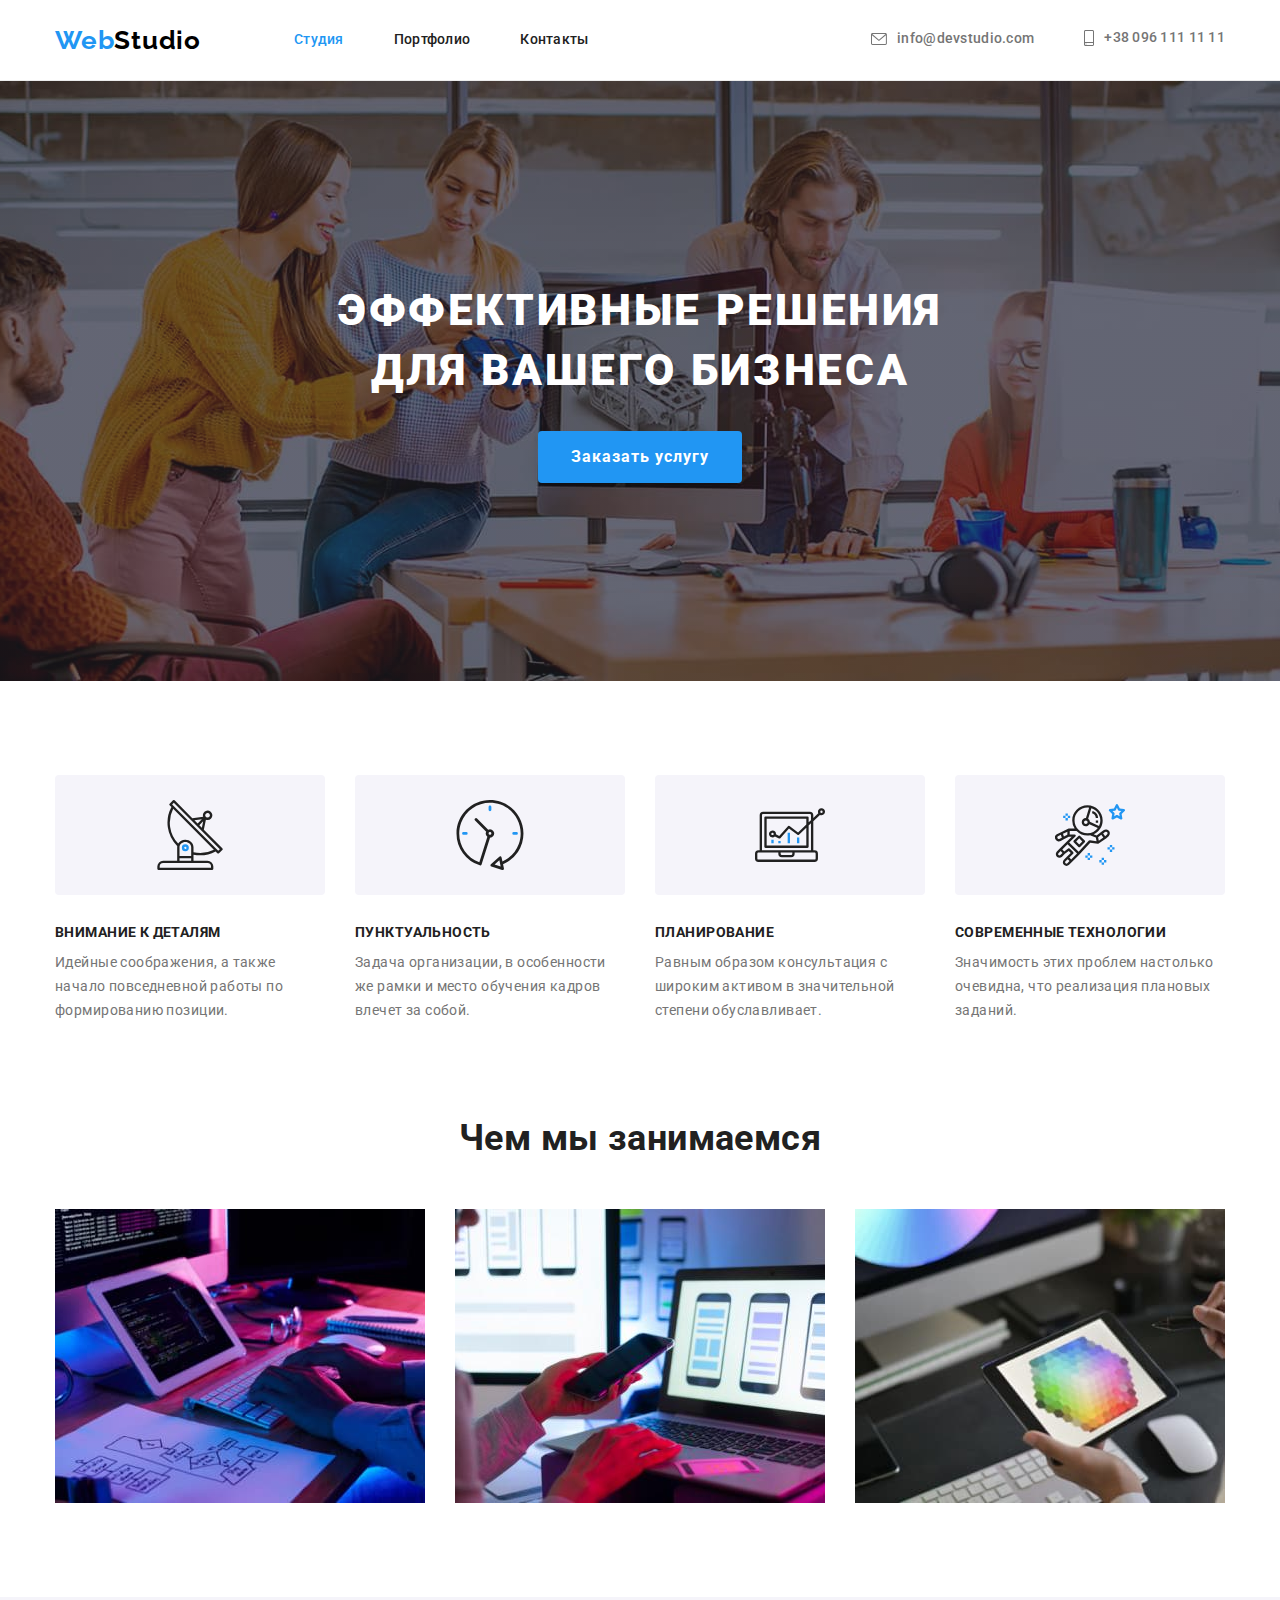
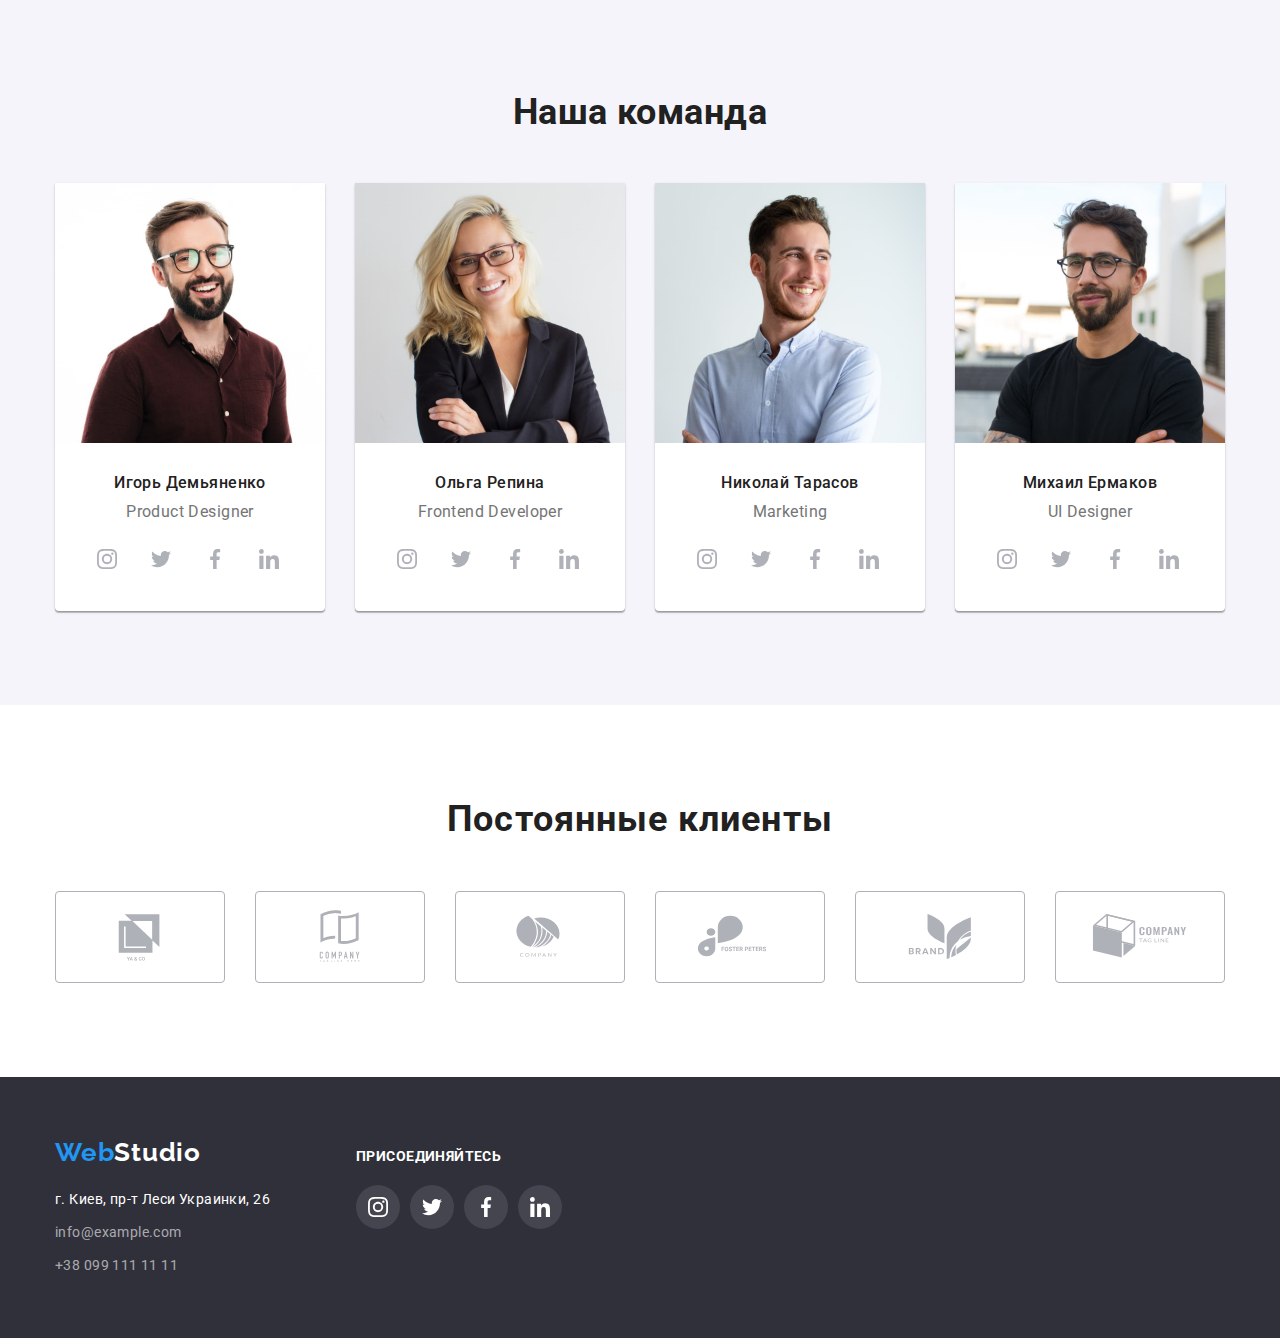
<file: index.html>
<!DOCTYPE html>
<html lang="ru">
	<head>
		<meta charset="UTF-8" />
		<meta http-equiv="X-UA-Compatible" content="IE=edge" />
		<meta name="viewport" content="width=device-width, initial-scale=1.0" />
		<link rel="preconnect" href="https://fonts.googleapis.com" />
		<link rel="preconnect" href="https://fonts.gstatic.com" crossorigin />
		<link
			href="https://fonts.googleapis.com/css2?family=Raleway:wght@700&family=Roboto:wght@400;500;700;900&display=swap"
			rel="stylesheet"
		/>
		<link
			rel="stylesheet"
			href="https://cdnjs.cloudflare.com/ajax/libs/modern-normalize/1.1.0/modern-normalize.min.css"
		/>
		<link rel="stylesheet" href="./css/styles.css" />
		<title>WebStudio</title>
	</head>
	<body>
		<!-- Header -->

		<header class="page-header">
			<div class="container flex-container">
				<a lang="en" href="./index.html" class="logo-title">
					<span class="logo-blue">Web</span>Studio
				</a>

				<nav class="navigation">
					<ul class="nav-menu">
						<li class="nav-item"><a class="nav-link active" href="./index.html">Студия</a></li>
						<li class="nav-item"><a class="nav-link" href="./portfolio.html">Портфолио</a></li>
						<li class="nav-item"><a class="nav-link" href="#contacts">Контакты</a></li>
					</ul>
				</nav>

				<ul class="address-menu">
					<li class="address-item">
						<a class="address-link" href="mailto:info@devstudio.com">
							<svg class="icon-letter" width="16" height="12">
								<use href="./images/icons.svg#icon-letter" ></use>
							</svg>
							info@devstudio.com
						</a>
					</li>
					<li class="address-item">
						<a class="address-link" href="tel:+380961111111">
							<svg class="icon-phone"  width="10" height="16">
								<use href="./images/icons.svg#icon-smartphone"></use>
							</svg>
							+38 096 111 11 11
						</a>
					</li>
				</ul>
			</div>
		</header>

		<!-- Main -->

		<main>
			<!--Solutions section-->

			<section class="section solutions overlay">
				<div class="container">
					<h1 class="solutions-title">Эффективные решения для вашего бизнеса</h1>
					<button type="button" class="solutions-btn">Заказать услугу</button>
				</div>
			</section>

			<!--Peculiarities section-->

			<section class="section peculiarities">
				<div class="container">
					<!--Hiden title-->

					<h2 class="visually-hidden">Особенности</h2>

					<ul class="peculiarities-items">
						<li class="peculiarities-item">
							<div class="peculiarities-thumb">
								<svg class="peculiarities-icon" width="70" height="70">
									<use href="./images/icons.svg#icon-antenna"></use>
								</svg>
							</div>
							<h3 class="peculiarities-title">Внимание к деталям</h3>
							<p class="peculiarities-descr">
								Идейные соображения, а также начало повседневной работы по формированию позиции.
							</p>
						</li>

						<li class="peculiarities-item">
							<div class="peculiarities-thumb">
								<svg class="peculiarities-icon" width="70" height="70">
									<use href="./images/icons.svg#icon-clock-1" ></use>
								</svg>
							</div>
							<h3 class="peculiarities-title">Пунктуальность</h3>
							<p class="peculiarities-descr">
								Задача организации, в особенности же рамки и место обучения кадров влечет за собой.
							</p>
						</li>

						<li class="peculiarities-item">
							<div class="peculiarities-thumb">
								<svg class="peculiarities-icon" width="70" height="70">
									<use href="./images/icons.svg#icon-diagram"></use>
								</svg>
							</div>
							<h3 class="peculiarities-title">Планирование</h3>
							<p class="peculiarities-descr">
								Равным образом консультация с широким активом в значительной степени обуславливает.
							</p>
						</li>

						<li class="peculiarities-item">
							<div class="peculiarities-thumb">
								<svg class="peculiarities-icon" width="70" height="70">
									<use href="./images/icons.svg#icon-astronaut"></use>
								</svg>
							</div>
							<h3 class="peculiarities-title">Современные технологии</h3>
							<p class="peculiarities-descr">
								Значимость этих проблем настолько очевидна, что реализация плановых заданий.
							</p>
						</li>
					</ul>
				</div>
			</section>

			<!-- Doing section -->

			<section class="section doing no-top-padding">
				<div class="container">
					<h2 class="doing-title">Чем мы занимаемся</h2>
					<ul class="doing-items">
						<li class="doing-item">
							<img src="./images/doing/working-table.jpg" width="370" height="294" alt="table" />
						</li>

						<li class="doing-item">
							<img src="./images/doing/phone-laptop.jpg" width="370" height="294" alt="laptop" />
						</li>

						<li class="doing-item">
							<img src="./images/doing/tablet.jpg" width="370" height="294" alt="tablet" />
						</li>
					</ul>
				</div>
			</section>

			<!-- Our Team section -->

			<section class="section team">
				<div class="container">
					<h2 class="team-title">Наша команда</h2>

					<ul class="team-members">
						<li class="team-member">
							<img
								class="member-photo"
								src="./images/team/product-designer.jpg"
								width="270"
								height="260"
								alt="designer"
							/>
							<div class="member-content">
								<h3 class="member-title">Игорь Демьяненко</h3>
								<p lang="en" class="member-position">Product Designer</p>
								<ul class="social-items">
									<li class="social-item">
										<a
											href="https://www.instagram.com/"
											target="_blank"
											rel="noopener norefferer"
											class="social-link"
										>
											<svg class="social-icon" width="20" height="20" >
												<use href="./images/icons.svg#icon-instagram-member"></use>
											</svg>
										</a>
									</li>
									<li class="social-item">
										<a
											href="https://twitter.com/"
											target="_blank"
											rel="noopener norefferer"
											class="social-link"
										>
											<svg class="social-icon" width="20" height="20">
												<use href="./images/icons.svg#icon-twitter-member"></use>
											</svg>
										</a>
									</li>
									<li class="social-item">
										<a
											href="https://www.facebook.com/"
											target="_blank"
											rel="noopener norefferer"
											class="social-link"
										>
											<svg class="social-icon" width="20" height="20">
												<use href="./images/icons.svg#icon-facebook-member"></use>
											</svg>
										</a>
									</li>
									<li class="social-item">
										<a
											href="https://www.linkedin.com/"
											target="_blank"
											rel="noopener norefferer"
											class="social-link"
										>
											<svg class="social-icon" width="20" height="20">
												<use href="./images/icons.svg#icon-linkedin-member"></use>
											</svg>
										</a>
									</li>
								</ul>
							</div>
						</li>

						<li class="team-member">
							<img
								class="member-photo"
								src="./images/team/front-end.jpg"
								width="270"
								height="260"
								alt="developer"
							/>
							<div class="member-content">
								<h3 class="member-title">Ольга Репина</h3>
								<p lang="en" class="member-position">Frontend Developer</p>
								<ul class="social-items">
									<li class="social-item">
										<a
											href="https://www.instagram.com/"
											target="_blank"
											rel="noopener norefferer"
											class="social-link"
										>
											<svg class="social-icon" width="20" height="20">
												<use href="./images/icons.svg#icon-instagram-member"></use>
											</svg>
										</a>
									</li>
									<li class="social-item">
										<a
											href="https://twitter.com/"
											target="_blank"
											rel="noopener norefferer"
											class="social-link"
										>
											<svg class="social-icon" width="20" height="20">
												<use href="./images/icons.svg#icon-twitter-member"></use>
											</svg>
										</a>
									</li>
									<li class="social-item">
										<a
											href="https://www.facebook.com/"
											target="_blank"
											rel="noopener norefferer"
											class="social-link"
										>
											<svg class="social-icon" width="20" height="20">
												<use href="./images/icons.svg#icon-facebook-member"></use>
											</svg>
										</a>
									</li>
									<li class="social-item">
										<a
											href="https://www.linkedin.com/"
											target="_blank"
											rel="noopener norefferer"
											class="social-link"
										>
											<svg class="social-icon" width="20" height="20">
												<use href="./images/icons.svg#icon-linkedin-member"></use>
											</svg>
										</a>
									</li>
								</ul>
							</div>
						</li>

						<li class="team-member">
							<img
								class="member-photo"
								src="./images/team/marketing.jpg"
								width="270"
								height="260"
								alt="marketing"
							/>
							<div class="member-content">
								<h3 class="member-title">Николай Тарасов</h3>
								<p lang="en" class="member-position">Marketing</p>
								<ul class="social-items">
									<li class="social-item">
										<a
											href="https://www.instagram.com/"
											target="_blank"
											rel="noopener norefferer"
											class="social-link"
										>
											<svg class="social-icon" width="20" height="20">
												<use href="./images/icons.svg#icon-instagram-member"></use>
											</svg>
										</a>
									</li>
									<li class="social-item">
										<a
											href="https://twitter.com/"
											target="_blank"
											rel="noopener norefferer"
											class="social-link"
										>
											<svg class="social-icon" width="20" height="20">
												<use href="./images/icons.svg#icon-twitter-member"></use>
											</svg>
										</a>
									</li>
									<li class="social-item">
										<a
											href="https://www.facebook.com/"
											target="_blank"
											rel="noopener norefferer"
											class="social-link"
										>
											<svg class="social-icon" width="20" height="20">
												<use href="./images/icons.svg#icon-facebook-member"></use>
											</svg>
										</a>
									</li>
									<li class="social-item">
										<a
											href="https://www.linkedin.com/"
											target="_blank"
											rel="noopener norefferer"
											class="social-link"
										>
											<svg class="social-icon" width="20" height="20">
												<use href="./images/icons.svg#icon-linkedin-member"></use>
											</svg>
										</a>
									</li>
								</ul>
							</div>
						</li>

						<li class="team-member">
							<img
								class="member-photo"
								src="./images/team/ui-designer.jpg"
								width="270"
								height="260"
								alt="ui-designer"
							/>
							<div class="member-content">
								<h3 class="member-title">Михаил Ермаков</h3>
								<p lang="en" class="member-position">UI Designer</p>
								<ul class="social-items">
									<li class="social-item">
										<a
											href="https://www.instagram.com/"
											target="_blank"
											rel="noopener norefferer"
											class="social-link"
										>
											<svg class="social-icon" width="20" height="20">
												<use href="./images/icons.svg#icon-instagram-member"></use>
											</svg>
										</a>
									</li>
									<li class="social-item">
										<a
											href="https://twitter.com/"
											target="_blank"
											rel="noopener norefferer"
											class="social-link"
										>
											<svg class="social-icon" width="20" height="20">
												<use href="./images/icons.svg#icon-twitter-member"></use>
											</svg>
										</a>
									</li>
									<li class="social-item">
										<a
											href="https://www.facebook.com/"
											target="_blank"
											rel="noopener norefferer"
											class="social-link"
										>
											<svg class="social-icon" width="20" height="20">
												<use href="./images/icons.svg#icon-facebook-member"></use>
											</svg>
										</a>
									</li>
									<li class="social-item">
										<a
											href="https://www.linkedin.com/"
											target="_blank"
											rel="noopener norefferer"
											class="social-link"
										>
											<svg class="social-icon" width="20" height="20">
												<use href="./images/icons.svg#icon-linkedin-member"></use>
											</svg>
										</a>
									</li>
								</ul>
							</div>
						</li>
					</ul>
				</div>
			</section>

			<!-- Our Clients -->

			<section class="section clients">
				<div class="container">
					<h2 class="clients-title">Постоянные клиенты</h2>
					<ul class="clients-items">
						<li class="clients-item">
							<a href="" target="_blank" rel="noopener norefferer" class="clients-link">
								<svg class="icon-client" width="106" height="60">
									<use href="./images/icons.svg#icon-client-1"></use>
								</svg>
							</a>
						</li>
						<li class="clients-item">
							<a href="" target="_blank" rel="noopener norefferer" class="clients-link">
								<svg class="icon-client" width="106" height="60">
									<use href="./images/icons.svg#icon-client-2"></use>
								</svg>
							</a>
						</li>
						<li class="clients-item">
							<a href="" target="_blank" rel="noopener norefferer" class="clients-link">
								<svg class="icon-client" width="106" height="60">
									<use href="./images/icons.svg#icon-client-3"></use>
								</svg>
							</a>
						</li>
						<li class="clients-item">
							<a href="" target="_blank" rel="noopener norefferer" class="clients-link">
								<svg class="icon-client" width="106" height="60">
									<use href="./images/icons.svg#icon-client-4"></use>
								</svg>
							</a>
						</li>
						<li class="clients-item">
							<a href="" target="_blank" rel="noopener norefferer" class="clients-link">
								<svg class="icon-client" width="106" height="60">
									<use href="./images/icons.svg#icon-client-5"></use>
								</svg>
							</a>
						</li>
						<li class="clients-item">
							<a href="" target="_blank" rel="noopener norefferer" class="clients-link">
								<svg class="icon-client" width="106" height="60">
									<use href="./images/icons.svg#icon-client-6"></use>
								</svg>
							</a>
						</li>
					</ul>
				</div>
			</section>
		</main>

		<!-- Footer -->

		<footer class="footer-menu">
			<div class="container flex-footer">
				<div class="address-wrp">
					<a lang="en" href="./index.html" class="logo-title">
						<span class="logo-blue">Web</span>Studio
					</a>
					<address id="contacts">
						<a
							class="street-address"
							href="https://goo.gl/maps/Z6sbrhyPWb495Rzy5"
							target="blank_"
							rel="noopener nofollow noreferrer"
						>
							г. Киев, пр-т Леси Украинки, 26
						</a>
						<ul class="footer-address">
							<li class="footer-item">
								<a class="address-link" href="mailto:info@example.com">info@example.com</a>
							</li>
							<li class="footer-item">
								<a class="address-link" href="tel:+380991111111">+38 099 111 11 11</a>
							</li>
						</ul>
					</address>
				</div>
				<div class="socials">
					<h3 class="social-title">присоединяйтесь</h3>
					<ul class="social-items">
						<li class="social-item">
							<a
								href="https://www.instagram.com/"
								target="_blank"
								rel="noopener norefferer"
								class="social-link"
							>
								<svg class="social-icon" width="20" height="20">
									<use href="./images/icons.svg#icon-instagram-member"></use>
								</svg>
							</a>
						</li>
						<li class="social-item">
							<a
								href="https://twitter.com/"
								target="_blank"
								rel="noopener norefferer"
								class="social-link"
							>
								<svg class="social-icon" width="20" height="20">
									<use href="./images/icons.svg#icon-twitter-member"></use>
								</svg>
							</a>
						</li>
						<li class="social-item">
							<a
								href="https://www.facebook.com/"
								target="_blank"
								rel="noopener norefferer"
								class="social-link"
							>
								<svg class="social-icon" width="20" height="20">
									<use href="./images/icons.svg#icon-facebook-member"></use>
								</svg>
							</a>
						</li>
						<li class="social-item">
							<a
								href="https://www.linkedin.com/"
								target="_blank"
								rel="noopener norefferer"
								class="social-link"
							>
								<svg class="social-icon" width="20" height="20">
									<use href="./images/icons.svg#icon-linkedin-member"></use>
								</svg>
							</a>
						</li>
					</ul>
				</div>
			</div>
		</footer>
	</body>
</html>
</file>
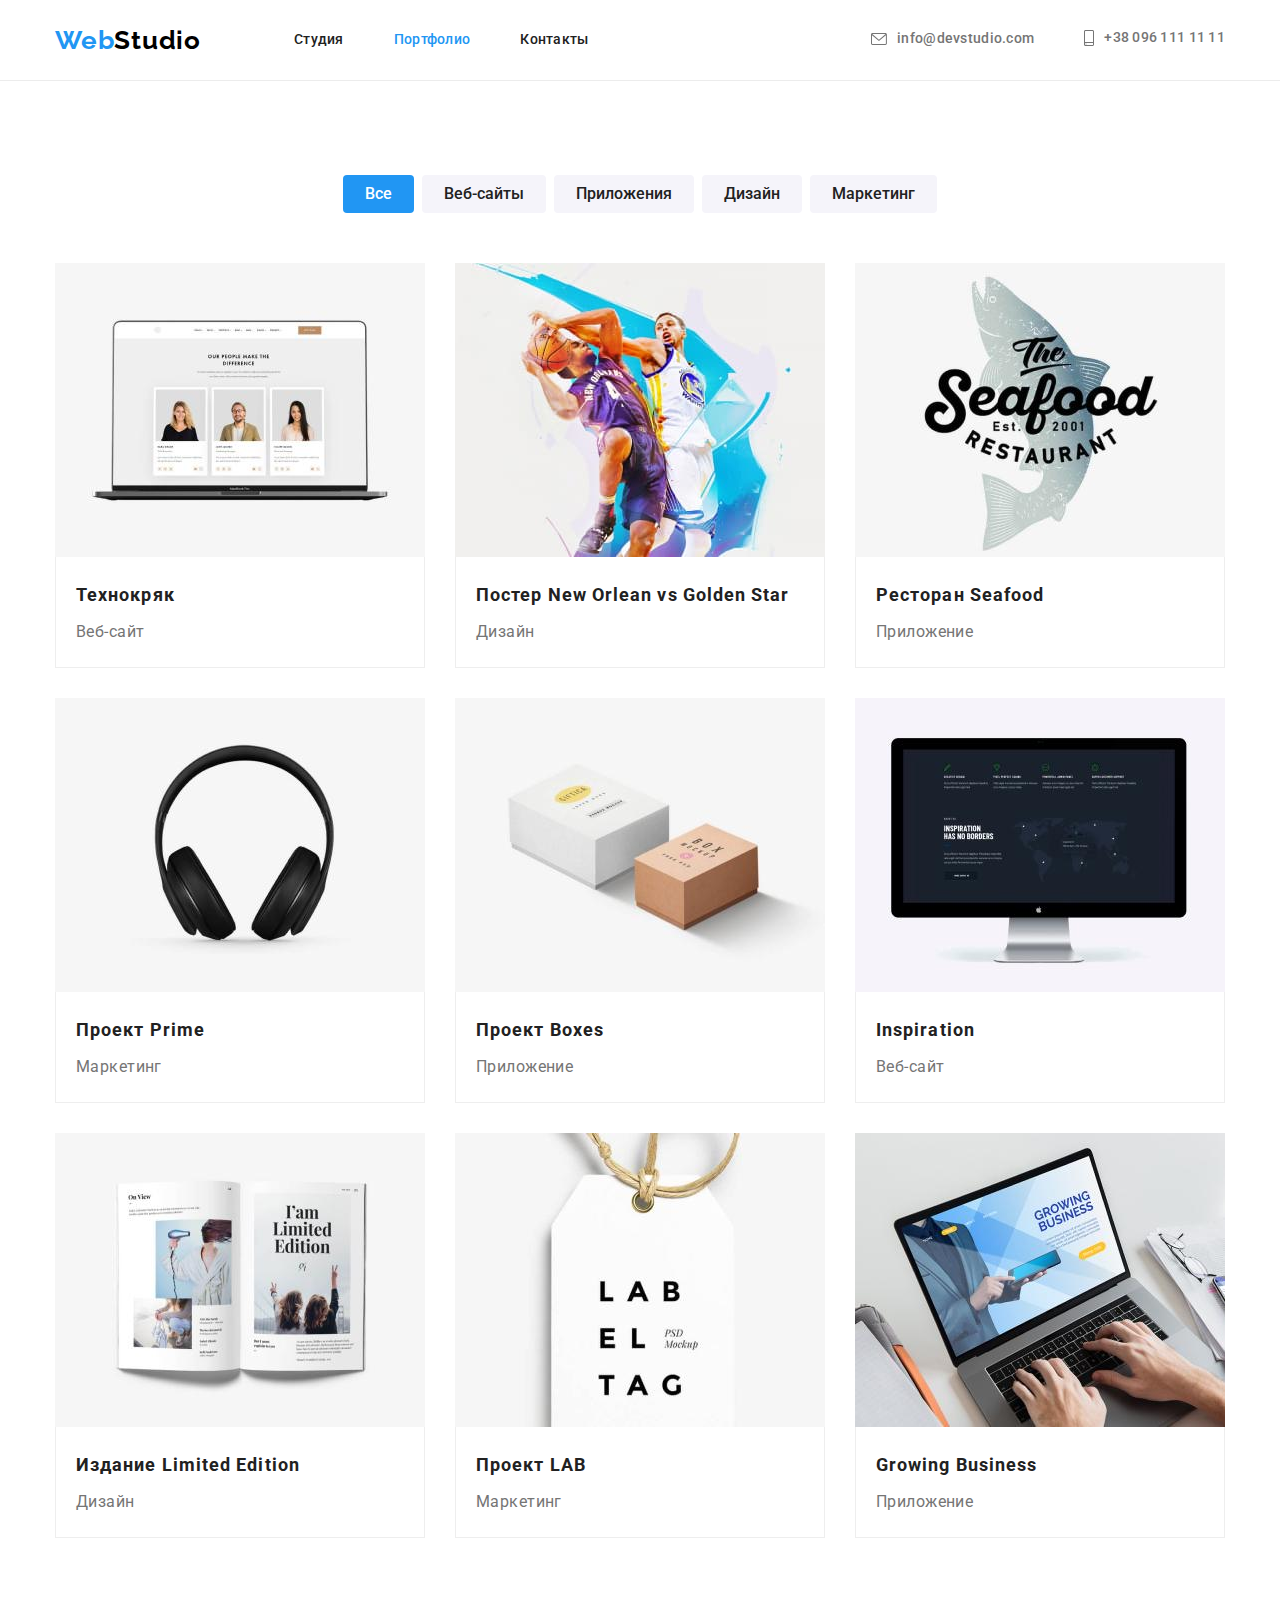
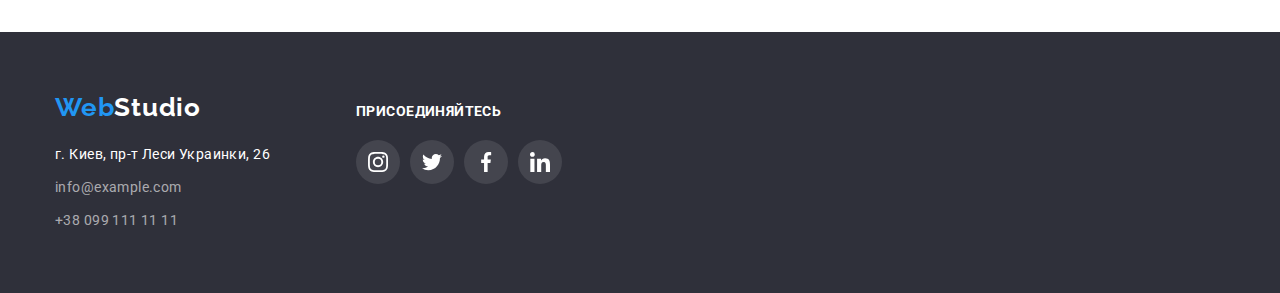
<file: portfolio.html>
<!DOCTYPE html>
<html lang="ru">
	<head>
		<meta charset="UTF-8" />
		<meta http-equiv="X-UA-Compatible" content="IE=edge" />
		<meta name="viewport" content="width=device-width, initial-scale=1.0" />
		<link rel="preconnect" href="https://fonts.googleapis.com" />
		<link rel="preconnect" href="https://fonts.gstatic.com" crossorigin />
		<link
			href="https://fonts.googleapis.com/css2?family=Raleway:wght@700&family=Roboto:wght@400;500;700;900&display=swap"
			rel="stylesheet"
		/>
		<link
			rel="stylesheet"
			href="https://cdnjs.cloudflare.com/ajax/libs/modern-normalize/1.1.0/modern-normalize.min.css"
		/>
		<link rel="stylesheet" href="./css/styles.css" />
		<title>Portfolio</title>
	</head>
	<body>
		<!-- Header -->

		<header class="page-header">
			<div class="container flex-container">
				<a lang="en" href="./index.html" class="logo-title">
					<span class="logo-blue">Web</span>Studio
				</a>

				<nav class="navigation">
					<ul class="nav-menu">
						<li class="nav-item"><a class="nav-link" href="./index.html">Студия</a></li>
						<li class="nav-item">
							<a class="nav-link active" href="./portfolio.html">Портфолио</a>
						</li>
						<li class="nav-item"><a class="nav-link" href="#contacts">Контакты</a></li>
					</ul>
				</nav>

				<ul class="address-menu">
					<li class="address-item">
						<a class="address-link" href="mailto:info@devstudio.com">
							<svg class="icon-letter" width="16" height="12">
								<use href="./images/icons.svg#icon-letter"></use>
							</svg>
							info@devstudio.com
						</a>
					</li>
					<li class="address-item">
						<a class="address-link" href="tel:+380961111111">
							<svg class="icon-phone" width="10" height="16">
								<use href="./images/icons.svg#icon-smartphone"></use>
							</svg>
							+38 096 111 11 11
						</a>
					</li>
				</ul>
			</div>
		</header>

		<!-- Main -->

		<main>
			<!-- Our work -->

			<section class="section work">
				<div class="container">
					<!--Hiden title-->
					<h1 class="visually-hidden">Portfolio</h1>
					<ul class="work-btn-list">
						<li class="work-btn-item">
							<button type="button" class="work-btn active-btn">Все</button>
						</li>
						<li class="work-btn-item"><button type="button" class="work-btn">Веб-сайты</button></li>
						<li class="work-btn-item">
							<button type="button" class="work-btn">Приложения</button>
						</li>
						<li class="work-btn-item"><button type="button" class="work-btn">Дизайн</button></li>
						<li class="work-btn-item"><button type="button" class="work-btn">Маркетинг</button></li>
					</ul>
					<ul class="work-cards">
						<li class="work-card">
							<a class="work-link" href="">
								<img
									class="work-img"
									src="./images/portfolio/laptop.jpg"
									width="370"
									height="294"
									alt="technoquack"
								/>
								<div class="text-wrp">
									<h2 class="work-card-title">Технокряк</h2>
									<p class="work-card-descr">Веб-сайт</p>
								</div>
							</a>
						</li>
						<li class="work-card">
							<a class="work-link" href="">
								<img
									class="work-img"
									src="./images/portfolio/sport.jpg"
									width="370"
									height="294"
									alt="poster"
								/>
								<div class="text-wrp">
									<h2 class="work-card-title">Постер New Orlean vs Golden Star</h2>
									<p class="work-card-descr">Дизайн</p>
								</div>
							</a>
						</li>
						<li class="work-card">
							<a class="work-link" href="">
								<img
									class="work-img"
									src="./images/portfolio/restaurant.jpg"
									width="370"
									height="294"
									alt="restaurant"
								/>
								<div class="text-wrp">
									<h2 class="work-card-title">Ресторан Seafood</h2>
									<p class="work-card-descr">Приложение</p>
								</div>
							</a>
						</li>
						<li class="work-card">
							<a class="work-link" href="">
								<img
									class="work-img"
									src="./images/portfolio/headphones.jpg"
									width="370"
									height="294"
									alt="headphones"
								/>
								<div class="text-wrp">
									<h2 class="work-card-title">Проект Prime</h2>
									<p class="work-card-descr">Маркетинг</p>
								</div>
							</a>
						</li>
						<li class="work-card">
							<a class="work-link" href="">
								<img
									class="work-img"
									src="./images/portfolio/boxes.jpg"
									width="370"
									height="294"
									alt="boxes"
								/>
								<div class="text-wrp">
									<h2 class="work-card-title">Проект Boxes</h2>
									<p class="work-card-descr">Приложение</p>
								</div>
							</a>
						</li>
						<li class="work-card">
							<a class="work-link" href="">
								<img
									class="work-img"
									src="./images/portfolio/imac.jpg"
									width="370"
									height="294"
									alt="inspiration"
								/>
								<div class="text-wrp">
									<h2 lang="en" class="work-card-title">Inspiration</h2>
									<p class="work-card-descr">Веб-сайт</p>
								</div>
							</a>
						</li>
						<li class="work-card">
							<a class="work-link" href="">
								<img
									class="work-img"
									src="./images/portfolio/limited.jpg"
									width="370"
									height="294"
									alt="limited"
								/>
								<div class="text-wrp">
									<h2 class="work-card-title">Издание Limited Edition</h2>
									<p class="work-card-descr">Дизайн</p>
								</div>
							</a>
						</li>
						<li class="work-card">
							<a class="work-link" href="">
								<img
									class="work-img"
									src="./images/portfolio/lab.jpg"
									width="370"
									height="294"
									alt="lab"
								/>
								<div class="text-wrp">
									<h2 class="work-card-title">Проект LAB</h2>
									<p class="work-card-descr">Маркетинг</p>
								</div>
							</a>
						</li>
						<li class="work-card">
							<a class="work-link" href="">
								<img
									class="work-img"
									src="./images/portfolio/growing.jpg"
									width="370"
									height="294"
									alt="growing"
								/>
								<div class="text-wrp">
									<h2 lang="en" class="work-card-title">Growing Business</h2>
									<p class="work-card-descr">Приложение</p>
								</div>
							</a>
						</li>
					</ul>
				</div>
			</section>
		</main>

		<!-- Footer -->

		<footer class="footer-menu">
			<div class="container flex-footer">
				<div class="address-wrp">
					<a lang="en" href="./index.html" class="logo-title">
						<span class="logo-blue">Web</span>Studio
					</a>
					<address id="contacts">
						<a
							class="street-address"
							href="https://goo.gl/maps/Z6sbrhyPWb495Rzy5"
							target="blank_"
							rel="noopener nofollow noreferrer"
						>
							г. Киев, пр-т Леси Украинки, 26
						</a>
						<ul class="footer-address">
							<li class="footer-item">
								<a class="address-link" href="mailto:info@example.com">info@example.com</a>
							</li>
							<li class="footer-item">
								<a class="address-link" href="tel:+380991111111">+38 099 111 11 11</a>
							</li>
						</ul>
					</address>
				</div>
				<div class="socials">
					<h3 class="social-title">присоединяйтесь</h3>
					<ul class="social-items">
						<li class="social-item">
							<a
								href="https://www.instagram.com/"
								target="_blank"
								rel="noopener norefferer"
								class="social-link"
							>
								<svg class="social-icon">
									<use href="./images/icons.svg#icon-instagram-member"></use>
								</svg>
							</a>
						</li>
						<li class="social-item">
							<a
								href="https://twitter.com/"
								target="_blank"
								rel="noopener norefferer"
								class="social-link"
							>
								<svg class="social-icon">
									<use href="./images/icons.svg#icon-twitter-member"></use>
								</svg>
							</a>
						</li>
						<li class="social-item">
							<a
								href="https://www.facebook.com/"
								target="_blank"
								rel="noopener norefferer"
								class="social-link"
							>
								<svg class="social-icon">
									<use href="./images/icons.svg#icon-facebook-member"></use>
								</svg>
							</a>
						</li>
						<li class="social-item">
							<a
								href="https://www.linkedin.com/"
								target="_blank"
								rel="noopener norefferer"
								class="social-link"
							>
								<svg class="social-icon">
									<use href="./images/icons.svg#icon-linkedin-member"></use>
								</svg>
							</a>
						</li>
					</ul>
				</div>
			</div>
		</footer>
	</body>
</html>
</file>
<file: css/styles.css>
:root {
	/* Text color */
	--prime-color: #212121;
	--active-color: #2196f3;
	--prime-white: #ffffff;
	--grey-text: #757575;
	/* Background color */
	--prime-bg-color: #2f303a;
	--second-bg-color: #f5f4fa;
	--social-bg-color: rgba(255, 255, 255, 0.1);
	/* Border color */
	--border-color: #eeeeee;
	--second-border-color: #afb1b8;
}

body {
	font-family: "Roboto", sans-serif;
	font-size: 14px;
	color: var(--prime-color);
	letter-spacing: 0.03em;
}

/* reset */

h1,
h2,
h3,
h4,
h5,
h6,
p,
ul {
	margin: 0;
	padding: 0;
}

img {
	display: block;
}

/* Wrappers */

.section {
	padding-top: 94px;
	padding-bottom: 94px;
}

.section.no-top-padding {
	padding-top: 0;
}

.container {
	width: 1200px;
	margin-right: auto;
	margin-left: auto;
	padding-right: 15px;
	padding-left: 15px;
}

.flex-container {
	display: flex;
	align-items: center;
}

/* Hidden */

.visually-hidden {
	position: absolute;
	width: 1px;
	height: 1px;
	margin: -1px;
	border: 0;
	padding: 0;
	white-space: nowrap;
	clip-path: inset(100%);
	clip: rect(0 0 0 0);
	overflow: hidden;
}

/* Header */

.page-header {
	border-bottom: 1px solid #ececec;
}
/* Logo */
.logo-title {
	font-family: "Raleway", sans-serif;
	font-weight: 700;
	font-size: 26px;
	line-height: 1.19;
	letter-spacing: 0.03em;
	text-decoration: none;
	color: #000000;
}

.logo-blue {
	color: var(--active-color);
}

/* Navigation */

.nav-menu,
.address-menu {
	display: flex;
	align-items: center;
	list-style: none;
	font-weight: 500;
	font-size: 14px;
	line-height: 1.14;
	letter-spacing: 0.02em;
}

.navigation {
	margin-left: 93px;
}

.address-menu {
	margin-left: auto;
}

/* Methods for selecting elements for cleaning extreme geometry */
/*  */

.nav-item:not(:last-child) {
	margin-right: 50px;
}

/* .nav-item + .nav-item {
		margin-left: 50px;
	} */

/* .nav-item:last-child {
		margin-right: 0;
	} */

.nav-link {
	display: block;
	padding-top: 32px;
	padding-bottom: 32px;
	text-decoration: none;
	color: var(--prime-color);
}

.nav-link.active {
	color: var(--active-color);
}

.nav-link:hover,
.nav-link:focus {
	color: var(--active-color);
}

.address-item:last-child {
	margin-left: 50px;
}

.icon-letter {
	width: 16px;
	height: 12px;
	fill: currentColor;
	margin-right: 10px;
}

.icon-phone {
	width: 10px;
	height: 16px;
	fill: currentColor;
	margin-right: 10px;
}

.address-link {
	display: inline-flex;
	align-items: center;
	text-decoration: none;
	color: var(--grey-text);
}

.address-link:hover,
.address-link:focus {
	color: var(--active-color);
}

/* .address-item:first-child::before {
	content: "";
	width: 16px;
	height: 12px;
	margin-right: 10px;
	background-image: url(../icons/header/email.svg);
	background-repeat: no-repeat;
	background-size: contain;
}

.address-item:last-child::before {
	content: "";
	width: 10px;
	height: 16px;
	margin-right: 10px;
	background-image: url(../icons/header/smartphone.svg);
	background-repeat: no-repeat;
	background-size: contain;
} */

/* Solutions section */

.solutions {
	padding-top: 200px;
	padding-bottom: 200px;
	text-align: center;
}

.overlay {
	margin-left: auto;
	margin-right: auto;
	max-width: 1600px;
	height: 600px;
	background-color: var(--prime-color);
	background-image: linear-gradient(to right, rgba(47, 48, 58, 0.4), rgba(47, 48, 58, 0.4)),
		url(../images/background/hero-bg.jpg);
	background-repeat: no-repeat;
	background-size: cover;
	background-position: center;
}

.solutions .solutions-title {
	max-width: 696px;
	margin-bottom: 30px;
	margin-left: auto;
	margin-right: auto;
	font-weight: 900;
	font-size: 44px;
	line-height: 1.36;
	letter-spacing: 0.06em;
	text-transform: uppercase;
	color: var(--prime-white);
}

.solutions .solutions-btn {
	display: inline-block;
	padding: 10px 32px;
	min-width: 200px;
	text-align: center;
	font-family: inherit;
	font-weight: 700;
	font-size: 16px;
	line-height: 1.87;
	letter-spacing: 0.06em;
	color: var(--prime-white);
	background-color: var(--active-color);
	box-shadow: 0px 4px 4px rgba(0, 0, 0, 0.15);
	border: 1px solid transparent;
	border-radius: 4px;
	cursor: pointer;
}

.solutions .solutions-btn:hover,
.solutions .solutions-btn:focus {
	background-color: #188ce8;
}

/* Peculiarities section */

.peculiarities-items {
	display: flex;
	gap: 30px;
	align-items: center;
	list-style: none;
}

.peculiarities-item {
	flex-basis: calc((100% - 90px) / 4);
}

.peculiarities-thumb {
	display: flex;
	justify-content: center;
	align-items: center;
	margin-bottom: 30px;
	width: 270px;
	height: 120px;
	background-color: var(--second-bg-color);
	border-radius: 4px;
}

.peculiarities-title {
	margin-bottom: 10px;
	font-weight: 700;
	font-size: 14px;
	line-height: 1.14;
	text-transform: uppercase;
	color: var(--prime-color);
	letter-spacing: 0.03em;
}

.peculiarities-descr {
	font-size: 14px;
	line-height: 1.71;
	color: var(--grey-text);
	letter-spacing: 0.03em;
}

/* Doing section */

.doing .doing-title,
.team .team-title {
	margin-bottom: 50px;
	font-weight: 700;
	font-size: 36px;
	line-height: 1.17;
	text-align: center;
}

.doing .doing-items,
.team .team-members {
	display: flex;
	gap: 30px;
	list-style: none;
}

/* Our Team section */

.team {
	background-color: var(--second-bg-color);
}

.team .team-members {
	text-align: center;
}

.team .team-member {
	background-color: var(--prime-white);
	box-shadow: 0px 1px 3px rgba(0, 0, 0, 0.12), 0px 1px 1px rgba(0, 0, 0, 0.14),
		0px 2px 1px rgba(0, 0, 0, 0.2);
	border-radius: 0px 0px 4px 4px;
}

.member-content {
	padding: 30px;
}

.team .member-title {
	margin-bottom: 10px;
	font-weight: 500;
	font-size: 16px;
	line-height: 1.19;
}

.team .member-position {
	margin-bottom: 16px;
	font-size: 16px;
	line-height: 1.19;
	color: var(--grey-text);
}

/* Our Clients */

.clients-title {
	margin-bottom: 50px;
	font-weight: 700;
	font-size: 36px;
	line-height: 1.16;
	text-align: center;
	letter-spacing: 0.03em;
	color: var(--prime-color);
}

.clients-items {
	display: flex;
	gap: 30px;
	align-items: center;
	list-style: none;
}

.clients-link {
	display: flex;
	justify-content: center;
	align-items: center;
	width: 170px;
	height: 92px;
	border: 1px solid var(--second-border-color);
	border-radius: 4px;
	color: var(--second-border-color);
}

.icon-client {
	fill: currentColor;
}

.clients-link:hover,
.clients-link:focus {
	border-color: var(--active-color);
	color: var(--active-color);
}

/* Footer */

.flex-footer {
	display: flex;
	align-items: baseline;
}

.footer-menu {
	padding-top: 60px;
	padding-bottom: 60px;
	background-color: var(--prime-bg-color);
}

.address-wrp {
	width: 231px;
	margin-right: 70px;
}

.footer-menu .logo-title {
	display: inline-block;
	margin-bottom: 20px;
	color: var(--prime-white);
}

.footer-menu .street-address {
	display: inline-block;
	margin-bottom: 9px;
	font-style: normal;
	text-decoration: none;
	letter-spacing: 0.03em;
	line-height: 1.71;
	color: var(--prime-white);
}

.footer-address {
	list-style: none;
}

.footer-item:not(:last-child) {
	margin-bottom: 9px;
}

.footer-address .address-link {
	font-style: normal;
	font-size: 14px;
	line-height: 1.71;
	letter-spacing: 0.03em;
	color: rgba(255, 255, 255, 0.6);
}

.footer-menu .address-link:hover,
.footer-menu .address-link:focus,
.footer-menu .street-address:hover,
.footer-menu .street-address:focus {
	color: var(--active-color);
}

.social-title {
	margin-bottom: 20px;
	font-weight: 700;
	font-size: 14px;
	line-height: 1.14;
	letter-spacing: 0.03em;
	text-transform: uppercase;
	color: var(--prime-white);
}

.social-items {
	display: flex;
	list-style: none;
	gap: 10px;
}

.social-item {
	text-decoration: none;
}

.socials .social-link {
	color: var(--prime-white);
}

.social-link {
	display: flex;
	justify-content: center;
	align-items: center;
	width: 44px;
	height: 44px;
	background-color: var(--social-bg-color);
	color: var(--second-border-color);
	border-radius: 50%;
}

.social-icon {
	width: 20px;
	height: 20px;
	fill: currentColor;
}

.social-link:hover,
.social-link:focus {
	background-color: var(--active-color);
	color: var(--prime-white);
}

/* Portfolio page and section */

/* Filter buttons */

.work-btn-list {
	display: flex;
	gap: 8px;
	margin-bottom: 50px;
	justify-content: center;
	align-items: center;
	list-style: none;
}

/* .work-btn-item:not(:last-child) {
	margin-right: 8px;
} */

.work-btn {
	display: block;
	padding: 6px 22px;
	font-family: inherit;
	font-weight: 500;
	font-size: 16px;
	line-height: 1.6;
	text-align: center;
	color: var(--prime-color);
	background-color: var(--second-bg-color);
	border-radius: 4px;
	border: none;
	cursor: pointer;
}

.active-btn {
	color: var(--prime-white);
	background-color: var(--active-color);
}

.work-btn:hover,
.work-btn:focus {
	color: var(--prime-white);
	background-color: var(--active-color);

	box-shadow: 0px 3px 1px rgba(0, 0, 0, 0.1), 0px 1px 2px rgba(0, 0, 0, 0.08),
		0px 2px 2px rgba(0, 0, 0, 0.1);
}

/* Cards */

.work-cards {
	display: flex;
	gap: 30px;
	flex-wrap: wrap;
	list-style: none;
}

.work-card {
	flex-basis: calc((100% - 60px) / 3);
}

.work-link {
	text-decoration: none;
	display: block;
}
.work-link:hover,
.work-link:focus {
	box-shadow: 0px 1px 1px rgba(0, 0, 0, 0.12), 0px 4px 4px rgba(0, 0, 0, 0.06), 1px 4px 6px rgba(0, 0, 0, 0.16);
}

/* Change to gap */
/* .work-card:not(:nth-child(3n)) {
	margin-right: 30px;
} */
/* 
.work-card:not(:nth-last-child(-n + 3)) {
	margin-bottom: 30px;
} */

.text-wrp {
	padding-top: 20px;
	padding-right: 20px;
	padding-bottom: 20px;
	padding-left: 20px;
	border-left: 1px solid var(--border-color);
	border-right: 1px solid var(--border-color);
	border-bottom: 1px solid var(--border-color);
}


.work-img {
	display: block;
}

.work-card .work-card-title {
	margin-bottom: 4px;
	font-weight: 700;
	font-size: 18px;
	line-height: 2;
	letter-spacing: 0.06em;
	color: var(--prime-color);
}

.work-card .work-card-descr {
	font-size: 16px;
	line-height: 1.88;
	color: var(--grey-text);
}
</file>
